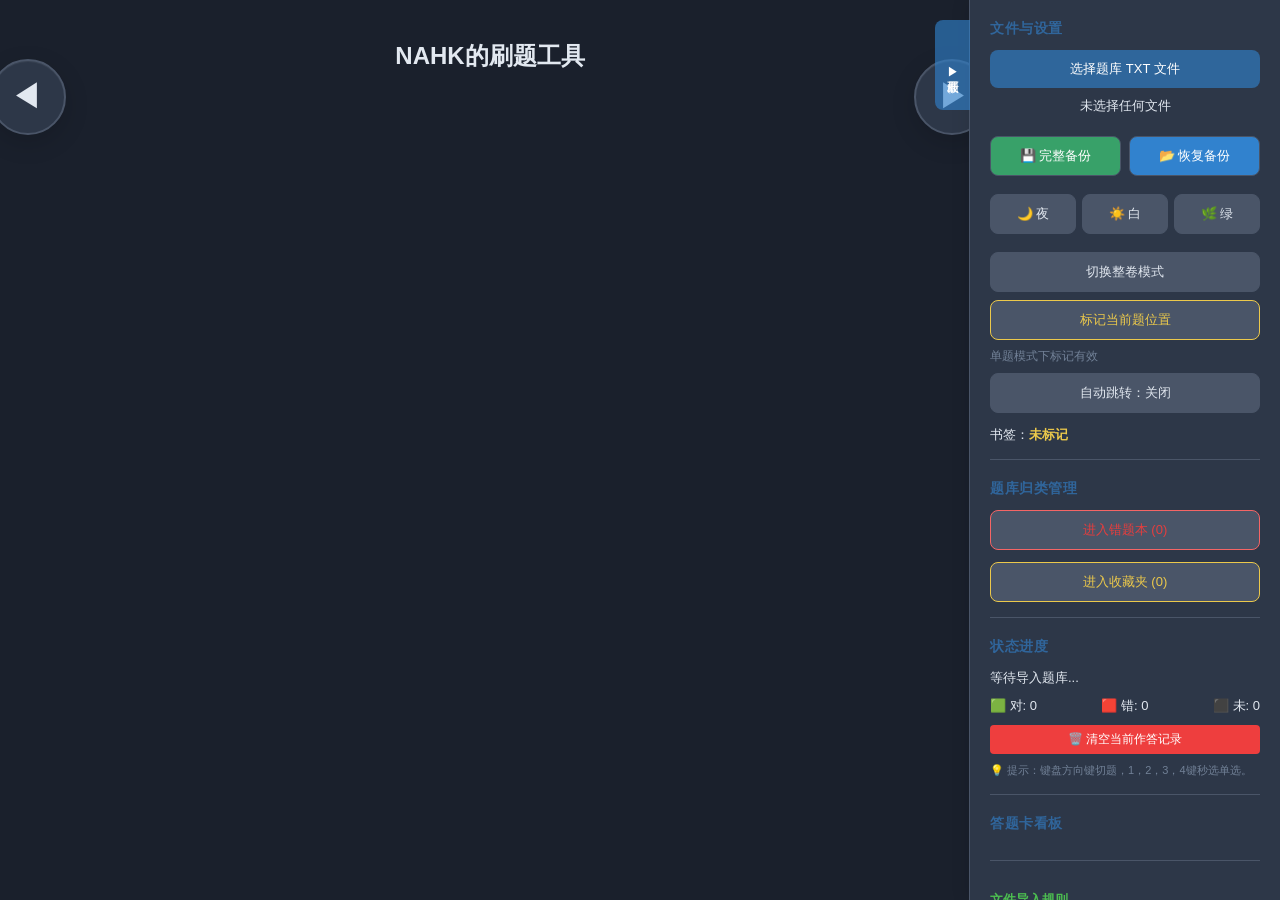
<file: index.html>
<!doctype html>
<html lang="zh-CN">
  <head>
    <meta charset="UTF-8" />
    <title>NAHK的刷题工具</title>
    <link rel="stylesheet" href="doti.css" />
    <style></style>
  </head>
  <body>
    <div class="main-title">NAHK的刷题工具</div>

<div id="quizWrapper" style="position: relative; max-width: 800px; margin: 0 auto;">
      <div id="quizContainer" style="margin: 0;"></div>
      <button id="sidePrevBtn" class="side-nav-btn left" title="上一题">◀</button>
      <button id="sideNextBtn" class="side-nav-btn right" title="下一题">▶</button>
    </div>

    <div class="nav-panel" id="navPanel" style="display: none">
      <button id="prevBtn" class="nav-btn">上一题</button>
      <button id="nextBtn" class="nav-btn">下一题</button>
    </div>

    <div class="sidebar-panel" id="sidebarPanel">
      <button class="toggle-sidebar-btn" id="toggleSidebarBtn">
        ▶ 展开面板
      </button>

      <div class="sidebar-content">
        <div class="sidebar-section">
          <h3>文件与设置</h3>
          <div class="control-grid">
            <label for="fileInput" class="file-upload-btn"
              >选择题库 TXT 文件</label
            >
            <input type="file" id="fileInput" accept=".txt" />
            <div
              id="fileNameDisplay"
              class="info-item"
              style="text-align: center; word-break: break-all"
            >
              未选择任何文件
            </div>

            <div
              style="
                display: grid;
                grid-template-columns: 1fr 1fr;
                gap: 8px;
                margin: 12px 0 10px 0;
              "
            >
              <button
                id="exportBackupBtn"
                class="action-btn tooltip-btn"
                style="background: #38a169; color: white"
                data-title="一键备份：将所有数据（题库、收藏、错题、作答记录、书签等）打包成一个 .json 文件下载"
              >
                💾 完整备份
              </button>

              <label
                for="importBackupInput"
                class="action-btn tooltip-btn"
                style="
                  background: #3182ce;
                  color: white;
                  text-align: center;
                  cursor: pointer;
                "
                data-title="从之前导出的 .json 备份文件恢复所有数据"
              >
                📂 恢复备份
              </label>
              <input
                type="file"
                id="importBackupInput"
                accept=".json"
                style="display: none"
              />
            </div>

            <!-- 主题切换 -->
            <div
              style="
                display: grid;
                grid-template-columns: 1fr 1fr 1fr;
                gap: 6px;
                margin-bottom: 10px;
              "
            >
              <button id="themeNight" class="action-btn">🌙 夜</button>
              <button id="themeLight" class="action-btn">☀️ 白</button>
              <button id="themeGreen" class="action-btn">🌿 绿</button>
            </div>

            <button id="toggleModeBtn" class="action-btn">切换整卷模式</button>
            <button
              id="setBookmarkBtn"
              class="action-btn"
              style="border-color: #ecc94b; color: #ecc94b"
            >
              标记当前题位置
            </button>
            <span style="font-size: 12px; color: #718096;">单题模式下标记有效</span>
            <button id="toggleAutoNextBtn" class="action-btn">
              自动跳转：关闭
            </button>
          </div>

          <div class="info-item" style="margin-top: 12px">
            书签：<span
              id="bookmarkTip"
              style="color: #ecc94b; font-weight: bold"
              >未标记</span
            >
          </div>
        </div>

        <div class="sidebar-section">
          <h3>题库归类管理</h3>
          <div class="control-grid" style="gap: 6px">
            <button
              id="toggleWrongModeBtn"
              class="action-btn"
              style="border-color: #f56565; color: #e53e3e"
            >
              进入错题本 (<span id="wrongCount">0</span>)
            </button>
            <div
              id="wrongActionGroup"
              style="display: flex; gap: 4px; display: none"
            >
              <button
                id="exportWrongBtn"
                class="action-btn"
                style="
                  background-color: #38a169;
                  color: white;
                  padding: 4px;
                  font-size: 11px;
                  width: 100%;
                "
              >
                导出错题
              </button>
              <button
                id="clearWrongBtn"
                class="action-btn danger-btn"
                style="padding: 4px; font-size: 11px; width: 100%"
              >
                清空错题
              </button>
            </div>

            <button
              id="toggleFavModeBtn"
              class="action-btn"
              style="border-color: #ecc94b; color: #ecc94b; margin-top: 6px"
            >
              进入收藏夹 (<span id="favCount">0</span>)
            </button>
            <div
              id="favActionGroup"
              style="display: flex; gap: 4px; display: none"
            >
              <button
                id="exportFavBtn"
                class="action-btn"
                style="
                  background-color: #38a169;
                  color: white;
                  padding: 4px;
                  font-size: 11px;
                  width: 100%;
                "
              >
                导出收藏
              </button>
              <button
                id="clearFavBtn"
                class="action-btn danger-btn"
                style="padding: 4px; font-size: 11px; width: 100%"
              >
                清空收藏
              </button>
            </div>
          </div>
        </div>

        <div class="sidebar-section">
          <h3>状态进度</h3>
          <div
            class="info-item"
            id="progressText"
            style="color: #e2e8f0; font-weight: 500"
          >
            等待导入题库...
          </div>
          <div
            class="info-item"
            style="
              display: flex;
              justify-content: space-between;
              margin-top: 8px;
            "
          >
            <span>🟩 对: <span id="statCorrect">0</span></span>
            <span>🟥 错: <span id="statWrong">0</span></span>
            <span>⬛ 未: <span id="statUnsolved">0</span></span>
          </div>

          <button
            id="clearTracksBtn"
            class="action-btn danger-btn"
            style="
              margin-top: 10px;
              width: 100%;
              padding: 6px;
              font-size: 12px;
              border-radius: 4px;
            "
          >
            🗑️ 清空当前作答记录
          </button>

          <div
            class="info-item"
            style="font-size: 11px; color: #718096; margin-top: 8px"
          >
            💡 提示：键盘方向键切题，1，2，3，4键秒选单选。
          </div>
        </div>

        <div class="sidebar-section" style="flex: 1">
          <h3>答题卡看板</h3>
          <div id="boxGrid"></div>
        </div>
        <h5
          onclick="window.open('tiku.html', '_blank')"
          style="
            color: #4cbd50;
            text-decoration: underline;
            cursor: pointer;
            display: inline-block;
            margin-top: 10px;
          "
        >
          文件导入规则
        </h5>
      </div>
    </div>
    <script src="doti.js"></script>
  </body>
</html>
</file>
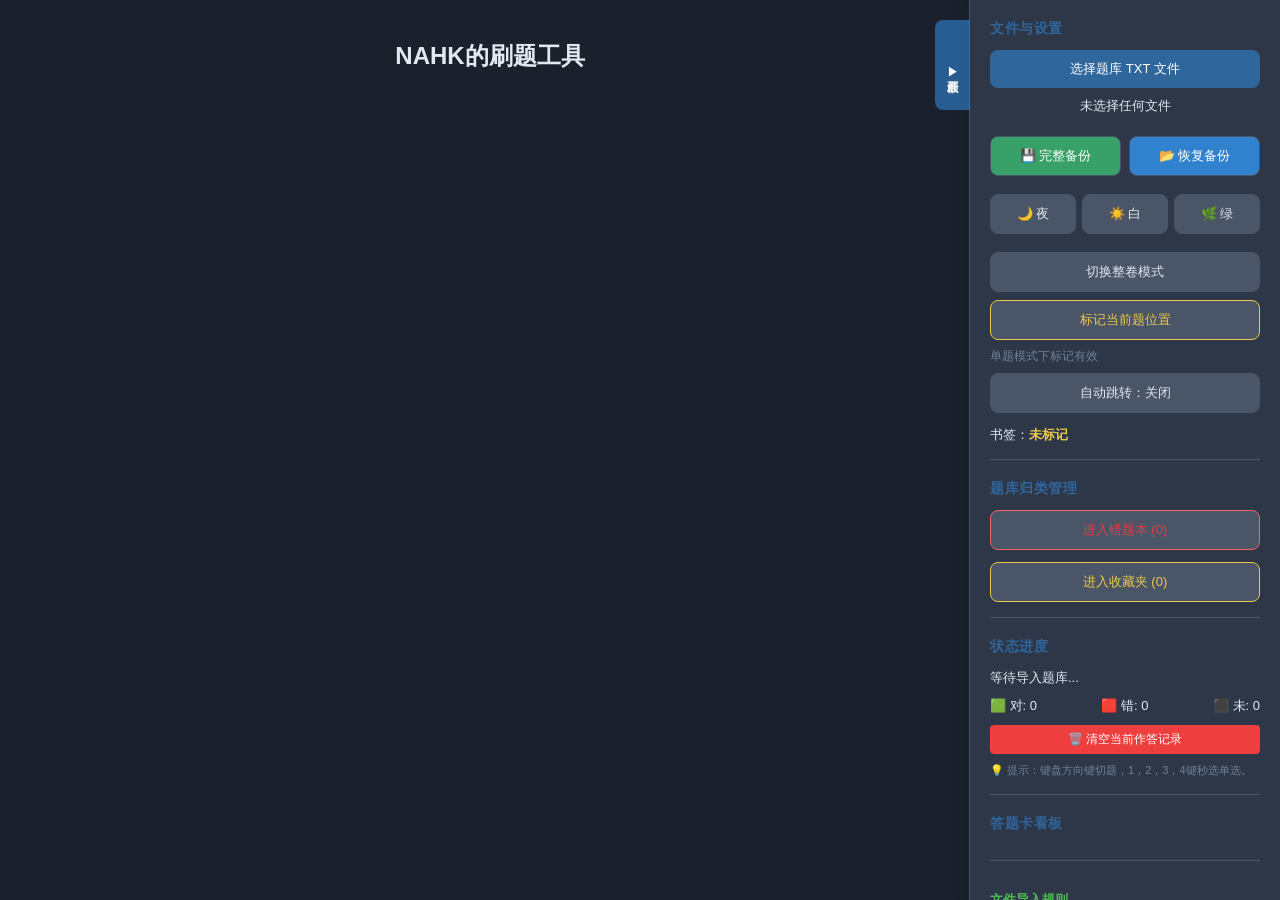
<file: doti.html>
<!doctype html>
<html lang="zh-CN">
  <head>
    <meta charset="UTF-8" />
    <title>NAHK的刷题工具</title>
    <link rel="stylesheet" href="doti.css" />
    <style></style>
  </head>
  <body>
    <div class="main-title">NAHK的刷题工具</div>

    <div id="quizContainer"></div>

    <div class="nav-panel" id="navPanel" style="display: none">
      <button id="prevBtn" class="nav-btn">上一题</button>
      <button id="nextBtn" class="nav-btn">下一题</button>
    </div>

    <div class="sidebar-panel" id="sidebarPanel">
      <button class="toggle-sidebar-btn" id="toggleSidebarBtn">
        ▶ 展开面板
      </button>

      <div class="sidebar-content">
        <div class="sidebar-section">
          <h3>文件与设置</h3>
          <div class="control-grid">
            <label for="fileInput" class="file-upload-btn"
              >选择题库 TXT 文件</label
            >
            <input type="file" id="fileInput" accept=".txt" />
            <div
              id="fileNameDisplay"
              class="info-item"
              style="text-align: center; word-break: break-all"
            >
              未选择任何文件
            </div>

            <div
              style="
                display: grid;
                grid-template-columns: 1fr 1fr;
                gap: 8px;
                margin: 12px 0 10px 0;
              "
            >
              <button
                id="exportBackupBtn"
                class="action-btn tooltip-btn"
                style="background: #38a169; color: white"
                data-title="一键备份：将所有数据（题库、收藏、错题、作答记录、书签等）打包成一个 .json 文件下载"
              >
                💾 完整备份
              </button>

              <label
                for="importBackupInput"
                class="action-btn tooltip-btn"
                style="
                  background: #3182ce;
                  color: white;
                  text-align: center;
                  cursor: pointer;
                "
                data-title="从之前导出的 .json 备份文件恢复所有数据"
              >
                📂 恢复备份
              </label>
              <input
                type="file"
                id="importBackupInput"
                accept=".json"
                style="display: none"
              />
            </div>

            <!-- 主题切换 -->
            <div
              style="
                display: grid;
                grid-template-columns: 1fr 1fr 1fr;
                gap: 6px;
                margin-bottom: 10px;
              "
            >
              <button id="themeNight" class="action-btn">🌙 夜</button>
              <button id="themeLight" class="action-btn">☀️ 白</button>
              <button id="themeGreen" class="action-btn">🌿 绿</button>
            </div>

            <button id="toggleModeBtn" class="action-btn">切换整卷模式</button>
            <button
              id="setBookmarkBtn"
              class="action-btn"
              style="border-color: #ecc94b; color: #ecc94b"
            >
              标记当前题位置
            </button>
            <span style="font-size: 12px; color: #718096;">单题模式下标记有效</span>
            <button id="toggleAutoNextBtn" class="action-btn">
              自动跳转：关闭
            </button>
          </div>

          <div class="info-item" style="margin-top: 12px">
            书签：<span
              id="bookmarkTip"
              style="color: #ecc94b; font-weight: bold"
              >未标记</span
            >
          </div>
        </div>

        <div class="sidebar-section">
          <h3>题库归类管理</h3>
          <div class="control-grid" style="gap: 6px">
            <button
              id="toggleWrongModeBtn"
              class="action-btn"
              style="border-color: #f56565; color: #e53e3e"
            >
              进入错题本 (<span id="wrongCount">0</span>)
            </button>
            <div
              id="wrongActionGroup"
              style="display: flex; gap: 4px; display: none"
            >
              <button
                id="exportWrongBtn"
                class="action-btn"
                style="
                  background-color: #38a169;
                  color: white;
                  padding: 4px;
                  font-size: 11px;
                  width: 100%;
                "
              >
                导出错题
              </button>
              <button
                id="clearWrongBtn"
                class="action-btn danger-btn"
                style="padding: 4px; font-size: 11px; width: 100%"
              >
                清空错题
              </button>
            </div>

            <button
              id="toggleFavModeBtn"
              class="action-btn"
              style="border-color: #ecc94b; color: #ecc94b; margin-top: 6px"
            >
              进入收藏夹 (<span id="favCount">0</span>)
            </button>
            <div
              id="favActionGroup"
              style="display: flex; gap: 4px; display: none"
            >
              <button
                id="exportFavBtn"
                class="action-btn"
                style="
                  background-color: #38a169;
                  color: white;
                  padding: 4px;
                  font-size: 11px;
                  width: 100%;
                "
              >
                导出收藏
              </button>
              <button
                id="clearFavBtn"
                class="action-btn danger-btn"
                style="padding: 4px; font-size: 11px; width: 100%"
              >
                清空收藏
              </button>
            </div>
          </div>
        </div>

        <div class="sidebar-section">
          <h3>状态进度</h3>
          <div
            class="info-item"
            id="progressText"
            style="color: #e2e8f0; font-weight: 500"
          >
            等待导入题库...
          </div>
          <div
            class="info-item"
            style="
              display: flex;
              justify-content: space-between;
              margin-top: 8px;
            "
          >
            <span>🟩 对: <span id="statCorrect">0</span></span>
            <span>🟥 错: <span id="statWrong">0</span></span>
            <span>⬛ 未: <span id="statUnsolved">0</span></span>
          </div>

          <button
            id="clearTracksBtn"
            class="action-btn danger-btn"
            style="
              margin-top: 10px;
              width: 100%;
              padding: 6px;
              font-size: 12px;
              border-radius: 4px;
            "
          >
            🗑️ 清空当前作答记录
          </button>

          <div
            class="info-item"
            style="font-size: 11px; color: #718096; margin-top: 8px"
          >
            💡 提示：键盘方向键切题，1，2，3，4键秒选单选。
          </div>
        </div>

        <div class="sidebar-section" style="flex: 1">
          <h3>答题卡看板</h3>
          <div id="boxGrid"></div>
        </div>
        <h5
          onclick="window.open('tiku.html', '_blank')"
          style="
            color: #4cbd50;
            text-decoration: underline;
            cursor: pointer;
            display: inline-block;
            margin-top: 10px;
          "
        >
          文件导入规则
        </h5>
      </div>
    </div>
    <script src="doti.js"></script>
  </body>
</html>
</file>
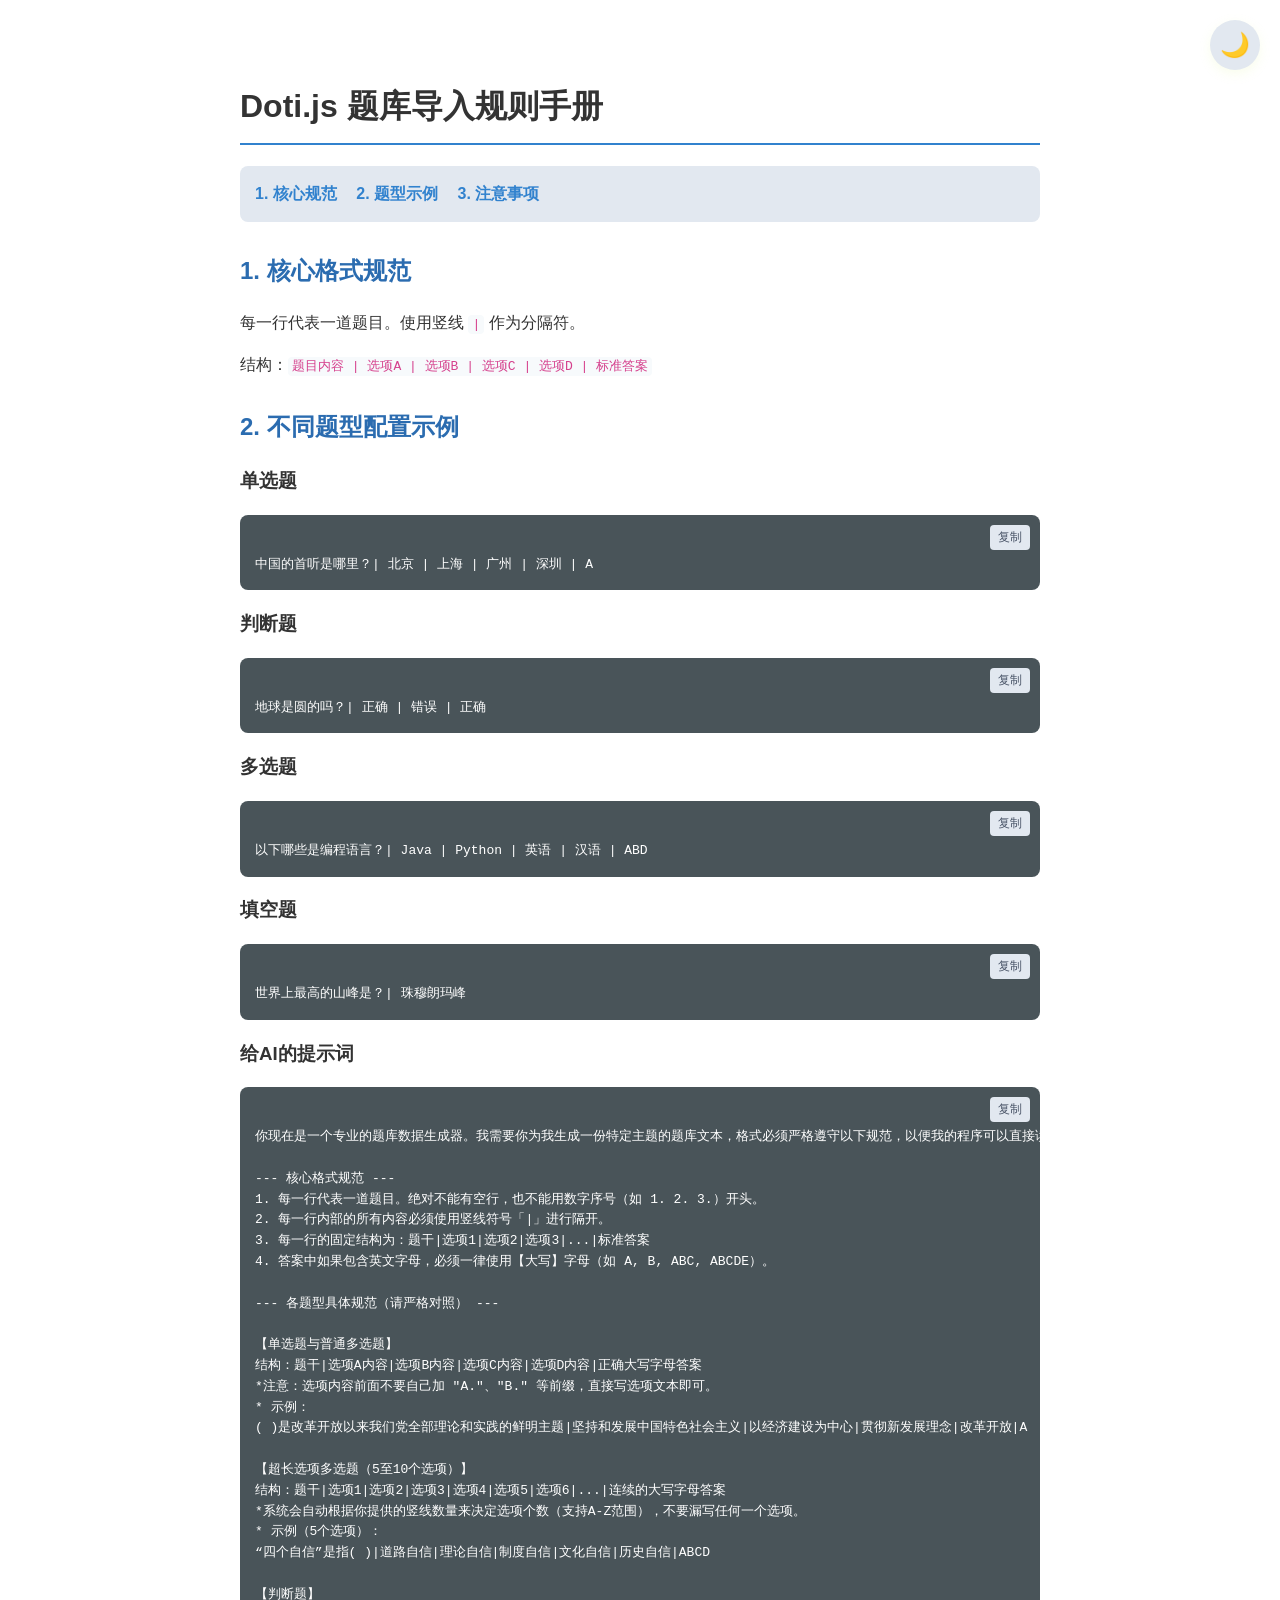
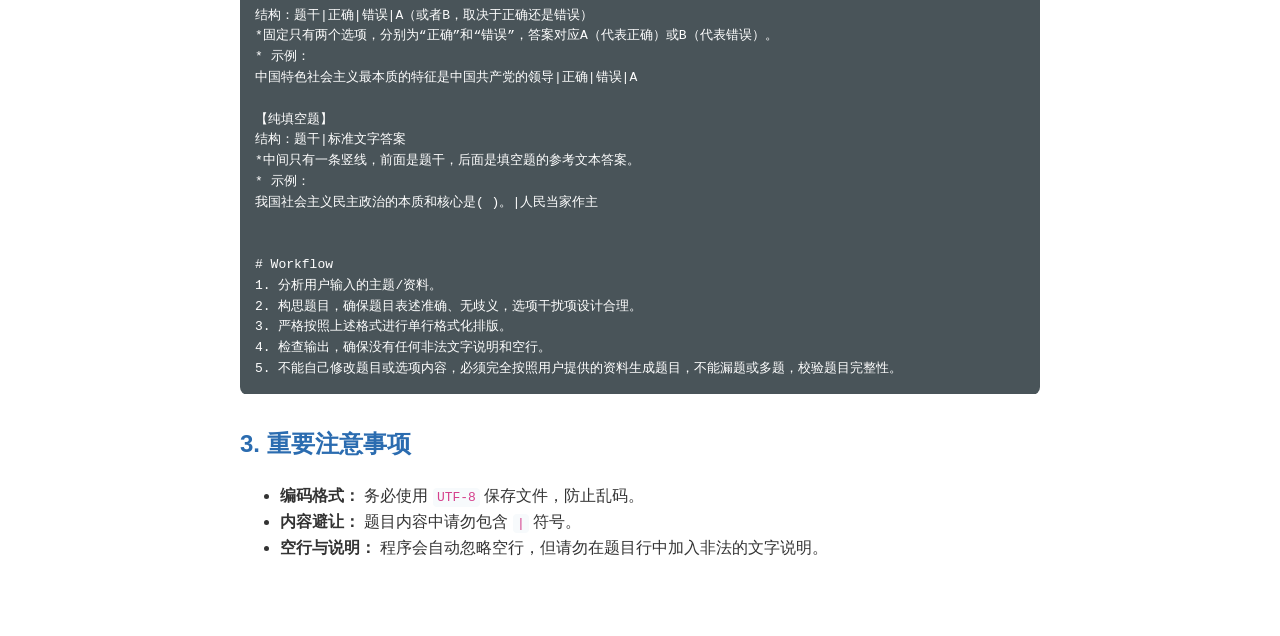
<file: tiku.html>
<!doctype html>
<html lang="zh-CN">
  <head>
    <meta charset="UTF-8" />
    <title>Doti.js 题库导入规则手册</title>
    <style>
      :root {
        --bg-color: #ffffff;
        --text-color: #333;
        --h1-border: #3182ce;
        --h2-color: #2b6cb0;
        --code-bg: #f7fafc;
        --nav-bg: #e2e8f0;
        /* 复制按钮在白天的颜色 */
        --btn-bg: #e2e8f0;
        --btn-color: #4a5568;
        --btn-hover: #cbd5e1;
      }

      [data-theme="dark"] {
        --bg-color: #1a202c;
        --text-color: #e2e8f0;
        --h1-border: #4299e1;
        --h2-color: #63b3ed;
        --code-bg: #2d3748;
        --nav-bg: #2d3748;
        /* 复制按钮在暗黑模式的颜色 */
        --btn-bg: #4a5568;
        --btn-color: #e2e8f0;
        --btn-hover: #718096;
      }

      body {
        font-family: sans-serif;
        line-height: 1.6;
        max-width: 800px;
        margin: 40px auto;
        padding: 20px;
        color: var(--text-color);
        background-color: var(--bg-color);
        transition:
          background-color 0.3s,
          color 0.3s;
      }

      h1 {
        border-bottom: 2px solid var(--h1-border);
        padding-bottom: 10px;
      }

      h2 {
        color: var(--h2-color);
        margin-top: 30px;
      }

      code {
        background: var(--code-bg);
        padding: 2px 4px;
        border-radius: 4px;
        color: #d53f8c;
      }

      /* 让 pre 变成相对定位，以便给复制按钮当“锚点” */
      pre {
        background: #0b1a21be;
        color: #ffffff;
        padding: 40px 15px 15px 15px; /* 顶部加多一点内边距留给按钮 */
        border-radius: 8px;
        overflow-x: auto;
        position: relative;
      }

      .nav {
        background: var(--nav-bg);
        padding: 15px;
        border-radius: 8px;
        margin-bottom: 20px;
      }

      .nav a {
        margin-right: 15px;
        text-decoration: none;
        color: #3182ce;
        font-weight: bold;
      }

      /* 夜间模式切换按钮 */
      .theme-toggle {
        position: fixed;
        top: 20px;
        right: 20px;
        background: var(--nav-bg);
        border: none;
        width: 50px;
        height: 50px;
        border-radius: 50%;
        font-size: 24px;
        cursor: pointer;
        box-shadow: 0 4px 12px rgba(212, 241, 125, 0.15);
        display: flex;
        align-items: center;
        justify-content: center;
        transition: all 0.3s;
        z-index: 1000;
      }

      .theme-toggle:hover {
        transform: scale(1.1);
      }

      /* 统一的复制按钮样式 */
      .copy-btn {
        position: absolute;
        top: 10px;
        right: 10px;
        background-color: var(--btn-bg);
        color: var(--btn-color);
        border: none;
        padding: 4px 8px;
        border-radius: 4px;
        cursor: pointer;
        font-size: 12px;
        font-weight: 500;
        transition:
          background 0.2s,
          color 0.2s;
      }

      .copy-btn:hover {
        background-color: var(--btn-hover);
      }

      .copy-btn.success {
        background-color: #48bb78 !important;
        color: white !important;
      }
    </style>
  </head>
  <body>
    <button class="theme-toggle" id="themeToggle" title="切换夜间模式">
      🌙
    </button>

    <h1>Doti.js 题库导入规则手册</h1>

    <div class="nav">
      <a href="#core">1. 核心规范</a>
      <a href="#examples">2. 题型示例</a>
      <a href="#tips">3. 注意事项</a>
    </div>

    <h2 id="core">1. 核心格式规范</h2>
    <p>每一行代表一道题目。使用竖线 <code>|</code> 作为分隔符。</p>
    <p>
      结构：<code>题目内容 | 选项A | 选项B | 选项C | 选项D | 标准答案</code>
    </p>

    <h2 id="examples">2. 不同题型配置示例</h2>

    <h3>单选题</h3>
    <pre>中国的首听是哪里？| 北京 | 上海 | 广州 | 深圳 | A</pre>

    <h3>判断题</h3>
    <pre>地球是圆的吗？| 正确 | 错误 | 正确</pre>

    <h3>多选题</h3>
    <pre>以下哪些是编程语言？| Java | Python | 英语 | 汉语 | ABD</pre>

    <h3>填空题</h3>
    <pre>世界上最高的山峰是？| 珠穆朗玛峰</pre>

    <h3>给AI的提示词</h3>
    <pre>
你现在是一个专业的题库数据生成器。我需要你为我生成一份特定主题的题库文本，格式必须严格遵守以下规范，以便我的程序可以直接读取解析：

--- 核心格式规范 ---
1. 每一行代表一道题目。绝对不能有空行，也不能用数字序号（如 1. 2. 3.）开头。
2. 每一行内部的所有内容必须使用竖线符号「|」进行隔开。
3. 每一行的固定结构为：题干|选项1|选项2|选项3|...|标准答案
4. 答案中如果包含英文字母，必须一律使用【大写】字母（如 A, B, ABC, ABCDE）。

--- 各题型具体规范（请严格对照） ---

【单选题与普通多选题】
结构：题干|选项A内容|选项B内容|选项C内容|选项D内容|正确大写字母答案
*注意：选项内容前面不要自己加 "A."、"B." 等前缀，直接写选项文本即可。
* 示例：
( )是改革开放以来我们党全部理论和实践的鲜明主题|坚持和发展中国特色社会主义|以经济建设为中心|贯彻新发展理念|改革开放|A

【超长选项多选题（5至10个选项）】
结构：题干|选项1|选项2|选项3|选项4|选项5|选项6|...|连续的大写字母答案
*系统会自动根据你提供的竖线数量来决定选项个数（支持A-Z范围），不要漏写任何一个选项。
* 示例（5个选项）：
“四个自信”是指( )|道路自信|理论自信|制度自信|文化自信|历史自信|ABCD

【判断题】
结构：题干|正确|错误|A（或者B，取决于正确还是错误）
*固定只有两个选项，分别为“正确”和“错误”，答案对应A（代表正确）或B（代表错误）。
* 示例：
中国特色社会主义最本质的特征是中国共产党的领导|正确|错误|A

【纯填空题】
结构：题干|标准文字答案
*中间只有一条竖线，前面是题干，后面是填空题的参考文本答案。
* 示例：
我国社会主义民主政治的本质和核心是( )。|人民当家作主


# Workflow
1. 分析用户输入的主题/资料。
2. 构思题目，确保题目表述准确、无歧义，选项干扰项设计合理。
3. 严格按照上述格式进行单行格式化排版。
4. 检查输出，确保没有任何非法文字说明和空行。
5. 不能自己修改题目或选项内容，必须完全按照用户提供的资料生成题目，不能漏题或多题，校验题目完整性。
</pre
    >

    <h2 id="tips">3. 重要注意事项</h2>
    <ul>
      <li>
        <strong>编码格式：</strong> 务必使用
        <code>UTF-8</code> 保存文件，防止乱码。
      </li>
      <li>
        <strong>内容避让：</strong> 题目内容中请勿包含 <code>|</code> 符号。
      </li>
      <li>
        <strong>空行与说明：</strong>
        程序会自动忽略空行，但请勿在题目行中加入非法的文字说明。
      </li>
    </ul>

    <script>
      const toggleButton = document.getElementById("themeToggle");
      const body = document.body;

      // 检查本地存储的主题偏好
      function initTheme() {
        const savedTheme = localStorage.getItem("theme");
        if (savedTheme === "dark") {
          body.setAttribute("data-theme", "dark");
          toggleButton.textContent = "☀️";
        }
      }

      // 切换主题
      function toggleTheme() {
        if (body.getAttribute("data-theme") === "dark") {
          body.removeAttribute("data-theme");
          toggleButton.textContent = "🌙";
          localStorage.setItem("theme", "light");
        } else {
          body.setAttribute("data-theme", "dark");
          toggleButton.textContent = "☀️";
          localStorage.setItem("theme", "dark");
        }
      }

      // 自动化批量注入复制按钮
      function initCopyButtons() {
        const preBlocks = document.querySelectorAll("pre");

        preBlocks.forEach((pre) => {
          // 创建按钮
          const button = document.createElement("button");
          button.className = "copy-btn";
          button.innerText = "复制";

          // 点击事件
          button.addEventListener("click", () => {
            // 排除按钮自身的文本，只获取纯粹的题目或提示词内容
            const codeText = pre.innerText.replace(/复制|已复制！/g, "").trim();

            navigator.clipboard
              .writeText(codeText)
              .then(() => {
                button.innerText = "已复制！";
                button.classList.add("success");

                setTimeout(() => {
                  button.innerText = "复制";
                  button.classList.remove("success");
                }, 1500);
              })
              .catch((err) => {
                console.error("复制失败:", err);
              });
          });

          // 把按钮放到 pre 容器内
          pre.appendChild(button);
        });
      }

      // 绑定事件
      toggleButton.addEventListener("click", toggleTheme);

      // 初始化所有配置
      initTheme();
      initCopyButtons();
    </script>
  </body>
</html>
</file>
<file: doti.css>
/* ==================== 1. 默认夜间模式 (Dark) ==================== */
:root {
  --bg-color: #1a202c;
  --text-color: #e2e8f0;
  --card-bg: #2d3748;
  --border-color: #4a5568;
  --option-bg: #2d3748;
  --option-hover: #4a5568;
  --correct-bg: #1c452698;
  --correct-text: #a3e635;
  --wrong-bg: #631c1c69;
  --wrong-text: #fca5a5;
  --accent-color: #3182ce9f;
  --accent-hover: #2b6cb0;
  --btn-bg: #4a5568;
  --btn-text: #e2e8f0;
}

/* ==================== 2. 白天模式 (Light) ==================== */
[data-theme="light"] {
  --bg-color: #fdfdfd;
  --text-color: #333333;
  --card-bg: #ffffff;
  --border-color: #cbd5e0;
  --option-bg: #f8fafc;
  --option-hover: #edf2f7;
  --correct-bg: #d4edda;
  --correct-text: #155724;
  --wrong-bg: #f8d7da;
  --wrong-text: #721c2591;
  --accent-color: #3182ce;
  --accent-hover: #2b6cb0;
  --btn-bg: #ffffff;
  --btn-text: #2d3748;
}

/* ==================== 3. 护眼绿模式 (Green) ==================== */
/* 特点：柔和护眼、清新自然，适合长时间刷题使用 */
[data-theme="green"] {
  /* 整体背景 - 极淡的青绿色，降低视觉疲劳 */
  --bg-color: #e6fffaa1;
  
  /* 主要文字颜色 - 深青绿色，清晰舒适 */
  --text-color: #2c7a7b;
  
  /* 卡片/题目区域背景 - 纯白色，保持内容区域清晰 */
  --card-bg: #ffffff;
  
  /* 边框颜色 - 柔和的青绿色边框 */
  --border-color: #b2f5ea;
  
  /* 选项默认背景 */
  --option-bg: #f0fff4;
  
  /* 选项鼠标悬停背景 - 稍亮的绿色 */
  --option-hover: #c6f6d5;
  
  /* 正确答案背景 - 浅绿色 */
  --correct-bg: #c6f6d5;
  --correct-text: #22543d;
  
  /* 错误答案背景 - 柔和的浅红色 */
  --wrong-bg: #fed7d7;
  --wrong-text: #822727a1;
  
  /* 主色调（按钮、强调色） - 清新海绿色 */
  --accent-color: #38b2ac;
  --accent-hover: #319795;
  
  /* 普通按钮背景 - 淡青绿色 */
  --btn-bg: #ccf0ea;
  /* 按钮文字颜色 */
  --btn-text: #2c7a7b;
}

/* ==================== 4. 基础布局样式 ==================== */
body {
  font-family:
    -apple-system, BlinkMacSystemFont, "Segoe UI", Roboto, Helvetica, Arial,
    sans-serif;
  background-color: var(--bg-color);
  color: var(--text-color);
  padding: 40px 340px 40px 40px; /* 右边留出足够侧边栏空间 */
  margin: 0;
  transition:
    background-color 0.2s,
    color 0.2s,
    padding-right 0.3s;
}

.main-title {
  font-size: 24px;
  font-weight: 600;
  margin: 0 auto 25px auto;
  max-width: 750px;
  text-align: center;
}

#quizContainer {
  max-width: 750px;
  margin: 0 auto;
}

.question {
  background-color: var(--card-bg);
  padding: 30px;
  border-radius: 16px;
  box-shadow: 0 4px 6px -1px rgba(0, 0, 0, 0.1);
  margin-bottom: 25px;
}

.question p {
  font-size: 17px;
  line-height: 1.6;
  margin-top: 0;
  margin-bottom: 20px;
  font-weight: 500;
}

.options {
  list-style: none;
  padding: 0;
  margin: 0;
  display: flex;
  flex-direction: column;
  gap: 12px;
}

.options li {
  cursor: pointer;
  padding: 14px 18px;
  background-color: var(--option-bg);
  border: 1px solid var(--border-color);
  border-radius: 10px;
  font-size: 15px;
  transition: all 0.15s ease;
}

.options li:hover {
  background-color: var(--option-hover);
  transform: translateX(4px);
}

.options li.active-choice {
  border-color: var(--accent-color) !important;
  background-color: var(--option-hover) !important;
  font-weight: bold;
}

.correct {
  background-color: var(--correct-bg) !important;
  color: var(--correct-text) !important;
  border-color: #48bb78 !important;
  font-weight: 600;
}

.wrong {
  background-color: var(--wrong-bg) !important;
  color: var(--wrong-text) !important;
  border-color: #f56565 !important;
  font-weight: 600;
}

/* 填空题专属样式 */
.blank-container {
  display: flex;
  flex-direction: column;
  gap: 12px;
  margin-top: 15px;
}

.blank-input {
  width: 100%;
  padding: 14px 18px;
  font-size: 15px;
  border: 1px solid var(--border-color);
  border-radius: 10px;
  background-color: var(--card-bg);
  color: var(--text-color);
  box-sizing: border-box;
  outline: none;
}
.blank-input:focus {
  border-color: var(--accent-color);
}

/* ==================== 5. 导航按钮 ==================== */
.nav-panel {
  display: flex;
  gap: 15px;
  margin: 20px auto 0 auto;
  max-width: 750px;
}

.nav-btn {
  background-color: var(--accent-color);
  color: white;
  border: none;
  padding: 12px 24px;
  border-radius: 8px;
  cursor: pointer;
  font-size: 15px;
  font-weight: 500;
  flex: 1;
}
.nav-btn:hover {
  background-color: var(--accent-hover);
}
.nav-btn:disabled {
  background-color: #cbd5e0;
  color: #718096;
  cursor: not-allowed;
}

/* ==================== 6. 侧边栏面板 ==================== */
.sidebar-panel {
  position: fixed;
  right: 0;
  top: 0;
  width: 310px;
  height: 100vh;
  background-color: var(--card-bg);
  border-left: 1px solid var(--border-color);
  box-shadow: -4px 0 15px rgba(0, 0, 0, 0.08);
  transition: transform 0.3s ease;
  z-index: 2000;
  display: flex;
  flex-direction: column;
}

.sidebar-panel.collapsed {
  transform: translateX(310px);
}

.toggle-sidebar-btn {
  position: absolute;
  left: -35px;
  top: 20px;
  width: 35px;
  height: 90px;
  background-color: var(--accent-color);
  color: white;
  border: none;
  border-radius: 8px 0 0 8px;
  cursor: pointer;
  font-size: 12px;
  writing-mode: vertical-lr;
  text-align: center;
}

.sidebar-content {
  padding: 20px;
  display: flex;
  flex-direction: column;
  height: 100%;
  box-sizing: border-box;
  overflow-y: auto;
  gap: 20px;
}

.sidebar-section {
  border-bottom: 1px solid var(--border-color);
  padding-bottom: 15px;
}
.sidebar-section:last-child {
  border-bottom: none;
}
.sidebar-section h3 {
  margin: 0 0 12px 0;
  font-size: 14px;
  font-weight: 600;
  color: var(--accent-color);
  text-transform: uppercase;
  letter-spacing: 0.5px;
}

.control-grid {
  display: flex;
  flex-direction: column;
  gap: 8px;
}

.file-upload-btn {
  background-color: var(--accent-color);
  color: white;
  padding: 10px;
  border-radius: 8px;
  cursor: pointer;
  font-weight: 500;
  text-align: center;
  font-size: 13px;
}
#fileInput {
  display: none;
}

.action-btn {
  background-color: var(--btn-bg);
  color: var(--btn-text);
  border: 1px solid var(--border-color);
  padding: 10px 12px;
  border-radius: 8px;
  cursor: pointer;
  font-size: 13px;
  font-weight: 500;
  text-align: center;
  transition: all 0.2s;
  width: 100%;
  box-sizing: border-box;
}
.action-btn:hover {
  border-color: var(--accent-color);
  background-color: var(--option-hover);
}
.action-btn.active {
  background-color: var(--accent-color) !important;
  color: white !important;
  border-color: var(--accent-color) !important;
}
.danger-btn {
  background-color: #ee3e3e !important;
  color: white !important;
  border: none;
}
.danger-btn:hover {
  background-color: #c53030 !important;
}

.info-item {
  font-size: 13px;
  color: var(--text-color);
  line-height: 1.5;
}

/* ==================== 答题卡看板紧凑精致版（一排8个） ==================== */

/* 1. 网格容器：改成一排 8 个，格子会自动等比例缩小 */
.box-grid {
  display: grid;
  grid-template-columns: repeat(8, 1fr); /* 👈 改为 8 列 */
  gap: 8px; /* 紧凑布局下，间距缩小到 8px 更协调 */
  width: 100%;
  box-sizing: border-box;
}

/* 2. 分题型小标题样式 */
.category-row-title {
  grid-column: span 8; /* 👈 必须同步改为 span 8，完美横跨一排 */
  font-size: 14px;
  font-weight: bold;
  color: var(--accent-color);
  margin: 16px 0 6px 0;
  border-left: 4px solid var(--accent-color);
  padding-left: 8px;
}

/* 3. 答题卡格子：尺寸精致、数字大小适中 */
.grid-box {
  aspect-ratio: 1;
  background-color: var(--option-bg);
  border: 1px solid var(--border-color);

  /* 调整圆角：小格子配 6px 微圆角更精致 */
  border-radius: 6px;

  display: flex;
  align-items: center;
  justify-content: center;

  /* 核心缩小属性 */
  font-size: 14px; /* 👈 字号从 20px 降到 14px，小巧清晰 */
  font-weight: 700; /* 👈 保持粗体，确保小字也能一眼看清 */
  line-height: 1;

  cursor: pointer;
  transition: all 0.15s ease;
  color: var(--text-color);
  user-select: none;
}

/* 悬浮互动 */
.grid-box:hover {
  filter: brightness(1.2);
  transform: scale(1.08); /* 小格子放大效果可以稍微明显一点 */
}

/* 当前处于激活浏览状态的格子 */
.grid-box.current-view {
  border: 2px solid var(--text-color) !important; /* 稍微调细一点边框 */
  box-shadow: 0 0 8px var(--accent-color);
}

/* 答题状态高亮 */
.grid-box.status-correct {
  background-color: #2f855a !important;
  color: white !important;
  border-color: #48bb78 !important;
}

.grid-box.status-wrong {
  background-color: #9b2c2cd4 !important;
  color: white !important;
  border-color: #ee6f6fd7 !important;
}

/* 收藏夹特殊金边 */
.grid-box.status-fav {
  border: 1.8px solid #ecc94b !important;
}


/* ----------------------------------------气泡提示---------------------------------------------- */
/* 1. 给按钮设置相对定位，作为气泡的基准锚点 */
.tooltip-btn {
  position: relative !important;
}

/* 2. 构建自定义提示气泡 */
.tooltip-btn::after {
  content: attr(data-title); /* 动态读取 HTML 中的 data-title 文字 */
  position: absolute;
  top: 115%;                 /* 定位在按钮的下方，完美避开左侧的分界线与展开按钮 */
  left: 80%;
  transform: translateX(-50%) translateY(-5px); /* 居中并往上提一点，做动画准备 */
  
  /* 气泡美化样式 */
  background-color: rgba(23, 25, 35, 0.95); /* 深色精致半透明背景 */
  color: #ffffff;                            /* 纯白文字 */
  font-size: 11px;                           /* 略微缩小的精致字体 */
  line-height: 1.5;
  padding: 8px 12px;
  border-radius: 6px;
  width: 150px;                              /* 限制宽度，使其自动换行块状化 */
  white-space: normal;                       /* 允许文字自然换行 */
  text-align: left;
  font-weight: normal;
  box-shadow: 0 4px 12px rgba(0, 0, 0, 0.3); /* 加深阴影，使其在暗色主题下也很清晰 */
  border: 1px solid rgba(255, 255, 255, 0.1);/* 极细的微光边框 */
  
  /* 隐藏与动画过渡 */
  opacity: 0;
  pointer-events: none;                      /* 鼠标划过气泡本身时不会误触发 */
  transition: opacity 0.2s ease, transform 0.2s ease;
  z-index: 99999;                            /* 确保置于最顶层，不被其他面板遮挡 */
}

/* 3. 鼠标悬停时触发丝滑浮现 */
.tooltip-btn:hover::after {
  opacity: 1;
  transform: translateX(-50%) translateY(0); /* 伴随向下微微沉淀的动画，极具质感 */
}

/* 4. 可选：为气泡顶部添加一个小箭头 */
.tooltip-btn::before {
  content: "";
  position: absolute;
  top: 100%;
  left: 50%;
  transform: translateX(-50%);
  border-width: 5px;
  border-style: solid;
  border-color: transparent transparent rgba(23, 25, 35, 0.95) transparent;
  opacity: 0;
  transition: opacity 0.2s ease;
  pointer-events: none;
  z-index: 99999;
}
.tooltip-btn:hover::before {
  opacity: 1;
}

/* ==================== 7. 左右两侧三角形悬浮切题按钮（卡片垂直居中版） ==================== */
.side-nav-btn {
  position: absolute;        /* 更改为绝对定位，相对于 quizWrapper */
  top: 50%;                  /* 定位在卡片高度的 50% 处 */
  transform: translateY(-50%);
  width: 76px;
  height: 76px;
  background-color: var(--card-bg);
  color: var(--text-color);
  border: 2px solid var(--border-color);
  border-radius: 50%;
  font-size: 32px;
  cursor: pointer;
  display: flex;
  align-items: center;
  justify-content: center;
  box-shadow: 0 8px 24px rgba(0, 0, 0, 0.15), 
              inset 0 1px 0 rgba(255, 255, 255, 0.05);
  backdrop-filter: blur(8px);
  transition: transform 0.2s cubic-bezier(0.4, 0, 0.2, 1), 
              background-color 0.2s, color 0.2s, border-color 0.2s, box-shadow 0.2s;
  z-index: 10;               /* 保证在卡片外侧层级正确 */
  user-select: none;
  padding: 0;
}

/* 精准定位在卡片外侧（800px宽度的左右两旁，留出 20px 的间距空隙） */
.side-nav-btn.left {
  left: -100px;              /* 卡片左侧外拉 100px (按钮宽76px + 24px间距) */
  padding-right: 4px;        /* 修正左箭头视觉中心 */
}

.side-nav-btn.right {
  right: -100px;             /* 卡片右侧外拉 100px */
  padding-left: 4px;         /* 修正右箭头视觉中心 */
}

/* 🎯 悬浮触碰（Hover）动效 */
.side-nav-btn:hover:not(:disabled) {
  background-color: var(--accent-hover);
  color: #ffffff !important;
  border-color: var(--accent-hover);
  transform: translateY(-50%) scale(1.12); /* 优雅放大 */
  box-shadow: 0 12px 32px rgba(0, 0, 0, 0.25);
}

/* 🎯 点击瞬间（Active）反馈 */
.side-nav-btn:active:not(:disabled) {
  transform: translateY(-50%) scale(0.96);
}

/* 🚫 禁用状态 */
.side-nav-btn:disabled {
  opacity: 0.15;
  cursor: not-allowed;
  transform: translateY(-50%) scale(1);
  box-shadow: none;
  border-color: transparent;
}

/* 📱 响应式自适应：当屏幕总宽度不足以放下“卡片(800px) + 两侧按钮(200px)”时，自动隐藏侧边按钮以防出界 */
@media (max-width: 1050px) {
  .side-nav-btn {
    display: none !important;
  }
}
</file>
